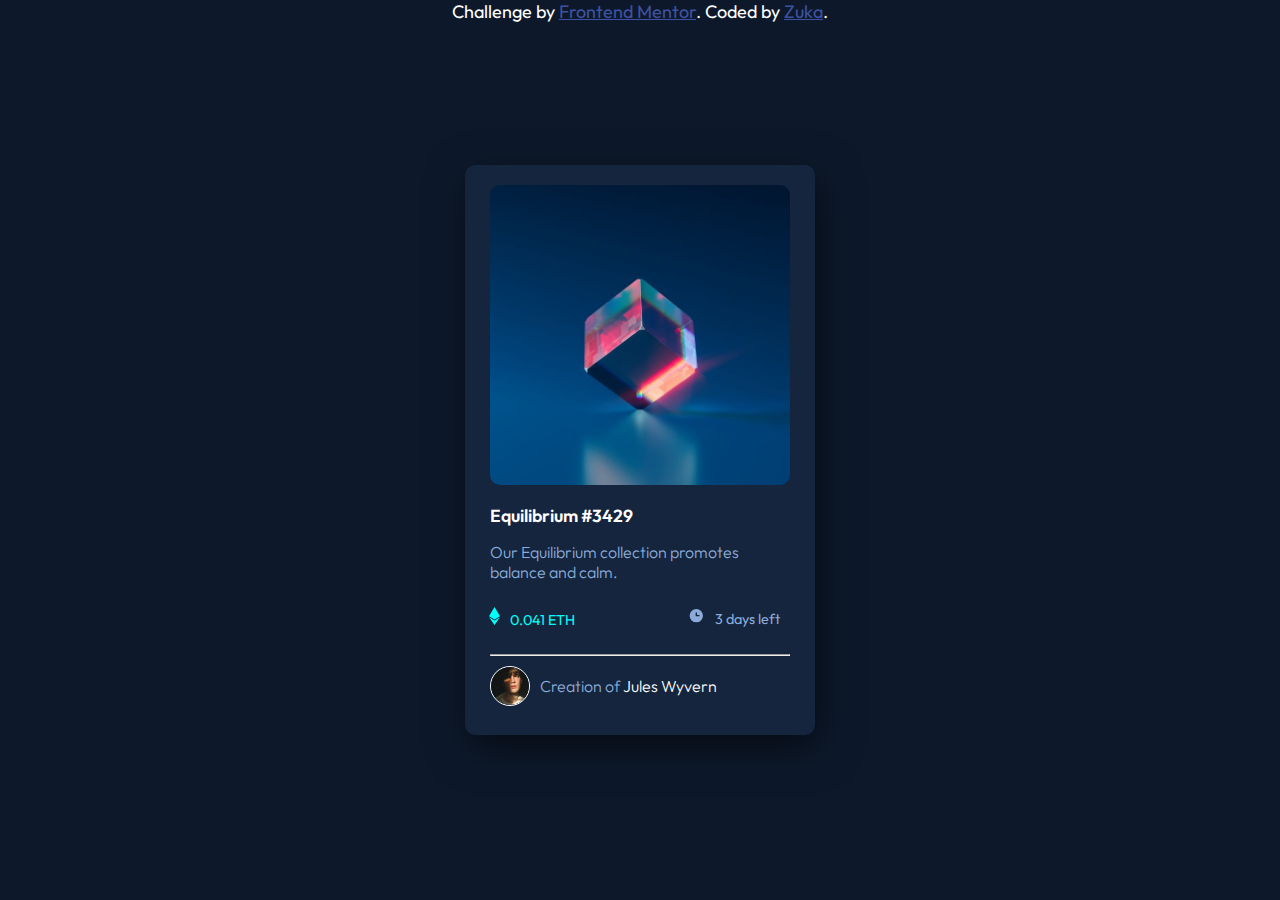
<file: nft-preview-card-component-main/index.html>
<!DOCTYPE html>
<html lang="en">
<head>
  <meta charset="UTF-8">
  <meta name="viewport" content="width=device-width, initial-scale=1.0"> <!-- displays site properly based on user's device -->

  <link rel="icon" type="image/png" sizes="32x32" href="./images/favicon-32x32.png">
  <link rel="stylesheet" href="style.css">
  
  <title>Frontend Mentor | NFT preview card component</title>
  
</head>
<body>

  <!-- Equilibrium #3429

  Our Equilibrium collection promotes balance and calm.

  0.041 ETH
  3 days left
  
  Creation of Jules Wyvern -->

  <div class="container">
    <div class="card">
      <div class="card-image">
        <img class="card-image-equilibrium" src="images/image-equilibrium.jpg" alt="image-equilibrium">
        <div class="card-image-overlay">
          <img class="card-icon" src="images/icon-view.svg" alt="icon-view">
        </div>
      </div>

      <div class="card-content">
      
        <p class="primary-heading">Equilibrium #3429</p>
        <p class="sub-heading">Our Equilibrium collection promotes balance and calm.</p>
        
  
        <ul class="price-and-time">
          <li class="etherium">0.041 ETH</li>
          <li class="time">3 days left</li>
        </ul>
  
        <hr>
  
        <div class="creator">
          <img class="creator-icon" src="images/image-avatar.png" alt="creator-icon">
          <p class="creator-description">Creation of <span>Jules Wyvern</span></p>
        </div>
      </div>
    </div>
  </div>

  <div class="attribution">
    Challenge by <a href="https://www.frontendmentor.io?ref=challenge" target="_blank">Frontend Mentor</a>. 
    Coded by <a href="https://github.com/Zukamimotu147" target="_blank">Zuka</a>.
  </div>
</body>
</html>
</file>
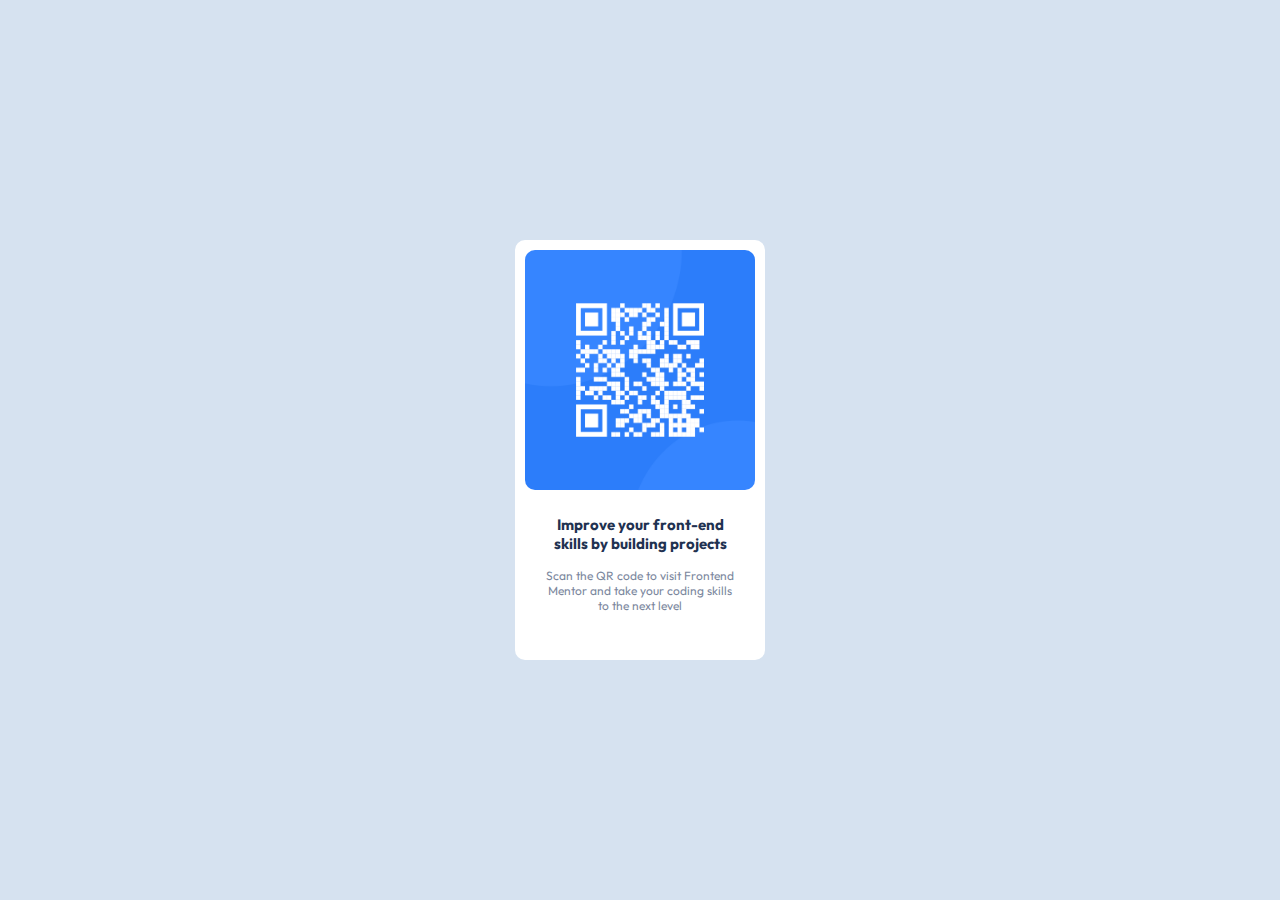
<file: QR code proj/index.html>
<!DOCTYPE html>
<html lang="en">
<head>
  <meta charset="UTF-8">
  <meta name="viewport" content="width=device-width, initial-scale=1.0"> <!-- displays site properly based on user's device -->

  <link rel="preconnect" href="https://fonts.googleapis.com">
  <link rel="preconnect" href="https://fonts.gstatic.com" crossorigin>
  <link href="https://fonts.googleapis.com/css2?family=Outfit:wght@400;700&display=swap" rel="stylesheet">
  <link rel="icon" type="image/png" sizes="32x32" href="./images/favicon-32x32.png">
  <link rel="stylesheet" href="style.css">
  
  <title>Frontend Mentor | QR code component</title>
</head>
<body>
  <div class="container">
    <div class="QR-code">
      <img class="picture" src="images/image-qr-code.png">
      <div class="text">
        <p class="heading">Improve your front-end skills by building projects</p>
        <p class="sub-heading">Scan the QR code to visit Frontend Mentor and take your coding skills to the next level</p>
      </div>
    </div>
  </div>
</body>
</html>
</file>
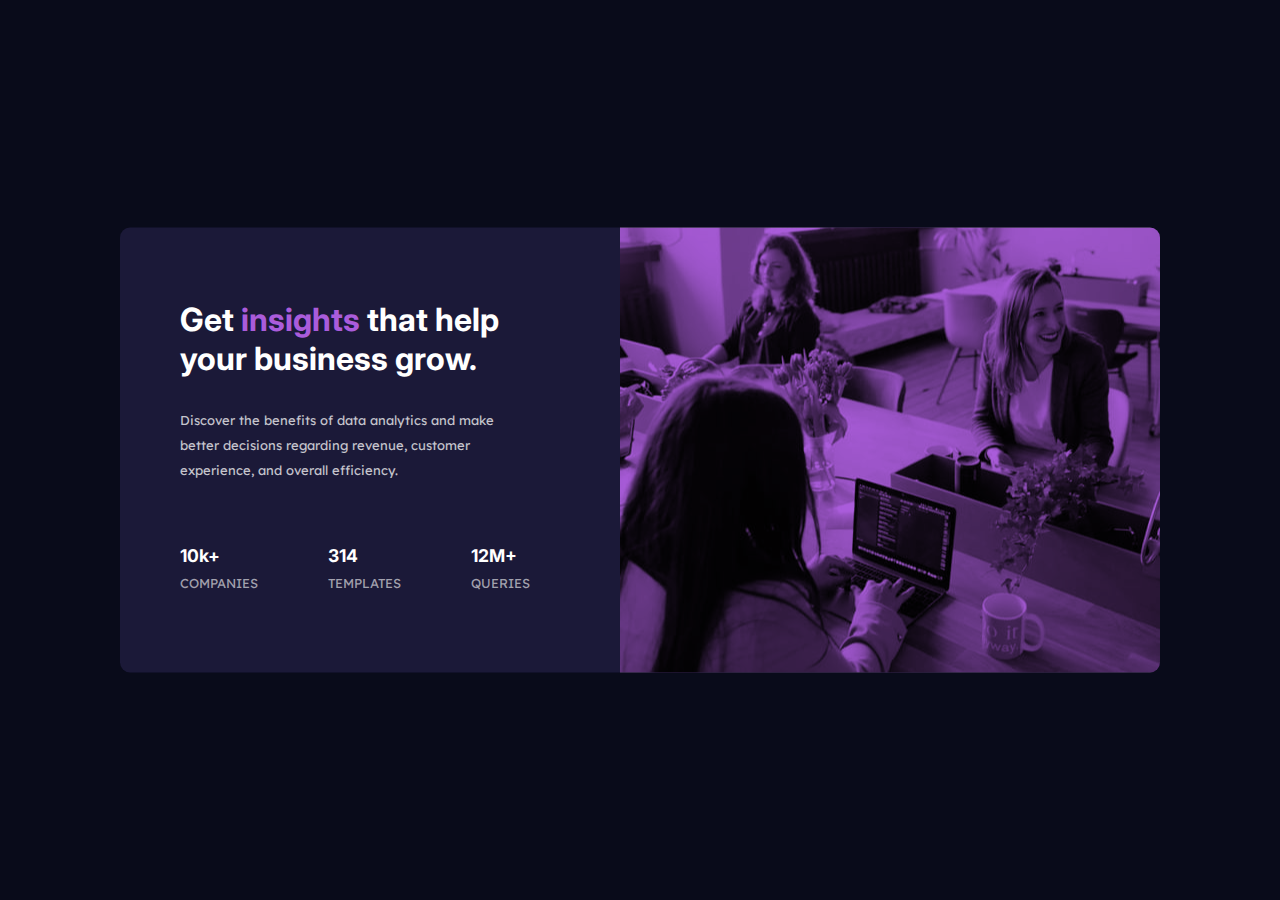
<file: Stats preview card proj/index.html>
<!DOCTYPE html>
<html lang="en">
<head>
  <meta charset="UTF-8">
  <meta name="viewport" content="width=device-width, initial-scale=1.0">

  
  <link rel="preconnect" href="https://fonts.googleapis.com">
  <link rel="preconnect" href="https://fonts.gstatic.com" crossorigin>
  <link href="https://fonts.googleapis.com/css2?family=Inter:wght@400;700&family=Lexend+Deca&display=swap" rel="stylesheet">
  <link rel="icon" type="image/png" sizes="32x32" href="./images/favicon-32x32.png">
  <link rel="stylesheet" href="style.css">
  
  <title>Frontend Mentor | Stats preview card component</title>

</head>
<body>
  <!-- Get insights that help your business grow.

  Discover the benefits of data analytics and make better decisions regarding revenue, customer 
  experience, and overall efficiency.

  10k+ companies
  314 templates
  12m+ queries -->

  <div class="container">
    <div class="left-side">
        <div class="main-heading">
          Get <span>insights</span> that help your business grow.
        </div>
        <div class="paragraph">
          Discover the benefits of data analytics and make better decisions regarding
          revenue, customer experience, and overall efficiency.
        </div>
        <div class="stats">
          <div>
            <p class="number">10k+</p>
            <p class="description">COMPANIES</p>
          </div>

          <div>
            <p class="number">314</p>
            <p class="description">TEMPLATES</p>
          </div>

          <div>
            <p class="number">12M+</p>
            <p class="description">QUERIES</p>
          </div>
        </div>
    </div>
    <div class="right-side"></div>
  </div>
</body>
</html>
</file>
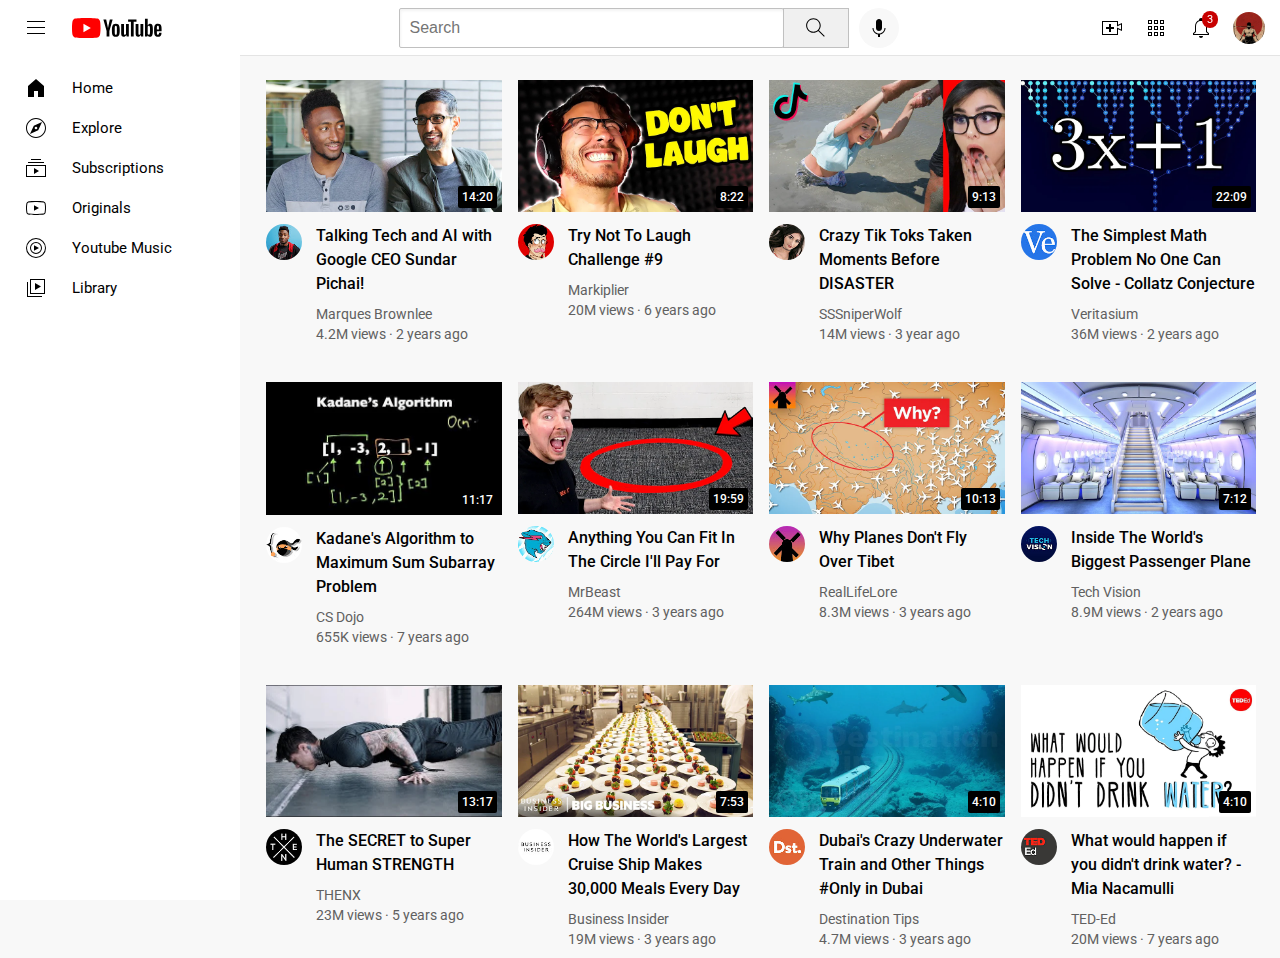
<file: Youtube-clone-project/youtube.html>
<!DOCTYPE html>
<html lang = "en">
	<title>Youtube.com Clone</title>
	<head>
		<meta charset="UTF-8">
  		<meta name="viewport" content="width=device-width, initial-scale=1.0">

		<link rel="preconnect" href="https://fonts.googleapis.com">
		<link rel="preconnect" href="https://fonts.gstatic.com" crossorigin>
		<link href="https://fonts.googleapis.com/css2?family=Roboto:wght@400;500;700&display=swap" rel="stylesheet">

		<link rel="stylesheet" href="styles/video.css">
		<link rel="stylesheet" href="styles/header.css">
		<link rel="stylesheet" href="styles/general.css">
		<link rel="stylesheet" href="styles/sidebar.css">
	</head>
	<body>
		<header class="header">
			<div class="left-section">
				<img class="hamburger-menu" src="icons/hamburger-menu.svg">
				<img class="youtube-logo" src="icons/youtube-logo.svg">
			</div>
			<div class="middle-section">
				<input class="search-bar" type="text" placeholder="Search">
				<button class="search-button">
					<img class="search-icon" src="icons/search.svg">
					<div class="tooltip">Search</div>
				</button>
				<button class="voice-search-button">
					<img class="voice-search-icon" src="icons/voice-search-icon.svg">
					<div class="tooltip">Search with your voice</div>
				</button>
			</div>
			<div class="right-section">
				<div class="upload-icon-container">
					<img class="upload-icon" src="icons/upload.svg">
					<div class="tooltip">Create</div>
				</div>
				<div class="youtube-apps-icon-container">
					<img class="youtube-apps-icon" src="icons/youtube-apps.svg">
					<div class="tooltip">YouTube apps</div>
				</div>
				<div class="notifications-icon-container">
					<img class="notifications-icon" src="icons/notifications.svg">
					<div class="tooltip">Notifications</div>
					<div class="notifications-count">3</div>
				</div>
				<img class="myprofile-current" src="ytprofile/myprofile.jpg">
			</div>
		</header>

		<nav class="sidebar">
			<div class="sidebar-link">
				<img src="icons/home.svg">
				<div>Home</div>
			</div>
			<div class="sidebar-link">
				<img src="icons/explore.svg">
				<div>Explore</div>
			</div>
			<div class="sidebar-link">
				<img src="icons/subscriptions.svg">
				<div>Subscriptions</div>
			</div>
			<div class="sidebar-link">
				<img src="icons/originals.svg">
				<div>Originals</div>
			</div>
			<div class="sidebar-link">
				<img src="icons/youtube-music.svg">
				<div>Youtube Music</div>
			</div>
			<div class="sidebar-link">
				<img src="icons/library.svg">
				<div>Library</div>
			</div>
		</nav>
		
		<main>
			<section class="video-grid">
				<div class="video-preview">
	
					<div class="thumbnail-row">
						<a href="https://www.youtube.com/watch?v=n2RNcPRtAiY" target="_blank">
							<img class="thumbnail" src="thumbnails/thumbnail-1.webp">
						</a>
						<div class="video-time">14:20</div>
					</div>
					<div class="video-info-grid">
						<div class="channel-picture">
							<div class="profile-picture-container">
								<a href="https://www.youtube.com/c/mkbhd" target="_blank">
									<img class="profile-picture" src="ytprofile/channel-1.jpeg">
								</a>
								<div class="channel-tooltip">
									<img class="channel-tooltip-picture" src="ytprofile/channel-1.jpeg">
									<div>
										<div class="channel-tooltip-name">
											Marques Brownlee
										</div>
										<div class="channel-tooltip-stats">
											17.8M Subscribers
										</div>
									</div>
								</div>
							</div>
						</div>
	
						<div class="video-info">
							<a href="https://www.youtube.com/watch?v=n2RNcPRtAiY" target="_blank" class="video-title-link">
								<p class="video-title">
									Talking Tech and AI with Google CEO Sundar Pichai!
								</p>
							</a>
		
							<p class="video-author">
								Marques Brownlee
							</p>
						
							<p class="video-stats">
								4.2M views &#183; 2 years ago
							</p>
						</div>
					</div>	
				</div>
		
				<div class="video-preview">
		
					<div class="thumbnail-row">
						<a href="https://www.youtube.com/watch?v=mP0RAo9SKZk" target="_blank">
							<img class="thumbnail" src="thumbnails/thumbnail-2.webp">	
						</a>
						<div class="video-time">8:22</div>
					</div>
					<div class="video-info-grid">
		
						<div class="channel-picture">
							<div class="profile-picture-container">
								<a href="https://www.youtube.com/c/markiplier" target="_blank">
									<img class="profile-picture" src="ytprofile/channel-2.jpeg">
								</a>
								<div class="channel-tooltip">
									<img class="channel-tooltip-picture" src="ytprofile/channel-2.jpeg">
									<div>
										<div class="channel-tooltip-name">
											Markiplier
										</div>
										<div class="channel-tooltip-stats">
											35.8M Subscribers
										</div>
									</div>
								</div>
							</div>
						</div>
	
						<div class="video-info">
							<a href="https://www.youtube.com/watch?v=mP0RAo9SKZk" target="_blank" class="video-title-link">
								<p class="video-title">
									Try Not To Laugh Challenge #9
								</p>
							</a>
							
							<p class="video-author">
								Markiplier
							</p>
						
							<p class="video-stats">
								20M views &#183; 6 years ago
							</p>
						</div>
					</div>	
				</div>
		
				<div class="video-preview">
		
					<div class="thumbnail-row">
						<a href="https://www.youtube.com/watch?v=FgjPQQeTh1w" target="_blank">
							<img class="thumbnail" src="thumbnails/thumbnail-3.webp">
						</a>
						<div class="video-time">9:13</div>
					</div>
					<div class="video-info-grid">
		
						<div class="channel-picture">
							<div class="profile-picture-container">
								<a href="https://www.youtube.com/user/SSSniperWolf" target="_blank">
									<img class="profile-picture" src="ytprofile/channel-3.jpeg">
								</a>
								<div class="channel-tooltip">
									<img class="channel-tooltip-picture" src="ytprofile/channel-3.jpeg">
									<div>
										<div class="channel-tooltip-name">
											SSSniperWolf
										</div>
										<div class="channel-tooltip-stats">
											34.1M Subscribers
										</div>
									</div>
								</div>
							</div>
						</div>
						<div class="video-info">
							<a href="https://www.youtube.com/watch?v=FgjPQQeTh1w" target="_blank" class="video-title-link">
								<p class="video-title">
									Crazy Tik Toks Taken Moments Before DISASTER
								</p>
							</a>
							
							<p class="video-author">
								SSSniperWolf
							</p>
						
							<p class="video-stats">
								14M views &#183; 3 year ago
							</p>
						</div>
					</div>	
				</div>
		
				<div class="video-preview">
		
					<div class="thumbnail-row">
						<a href="https://www.youtube.com/watch?v=094y1Z2wpJg" target="_blank">
							<img class="thumbnail" src="thumbnails/thumbnail-4.webp">	
						</a>
						
						<div class="video-time">22:09</div>
					</div>
					<div class="video-info-grid">
		
						<div class="channel-picture">
							<div class="profile-picture-container">
								<a href="https://www.youtube.com/c/veritasium" target="_blank">
									<img class="profile-picture" src="ytprofile/channel-4.jpeg">
								</a>
								<div class="channel-tooltip">
									<img class="channel-tooltip-picture" src="ytprofile/channel-4.jpeg">
									<div>
										<div class="channel-tooltip-name">
											Veritasium
										</div>
										<div class="channel-tooltip-stats">
											14.4M Subscribers
										</div>
									</div>
								</div>
							</div>
						</div>
	
						<div class="video-info">
							<a href="https://www.youtube.com/watch?v=094y1Z2wpJg" target="_blank" class="video-title-link">
								<p class="video-title">
									The Simplest Math Problem No One Can Solve - Collatz Conjecture
								</p>
							</a>
							
							<p class="video-author">
								Veritasium
							</p>
						
							<p class="video-stats">
								36M views &#183; 2 years ago
							</p>
						</div>
					</div>	
				</div>
		
				<div class="video-preview">
					<div class="thumbnail-row">
						<a href="https://www.youtube.com/watch?v=86CQq3pKSUw" target="_blank">
							<img class="thumbnail" src="thumbnails/thumbnail-5.webp">		
						</a>
						
						<div class="video-time">11:17</div>
					</div>
					<div class="video-info-grid">
		
						<div class="channel-picture">
							<div class="profile-picture-container">
								<a href="https://www.youtube.com/c/CSDojo" target="_blank">
									<img class="profile-picture" src="ytprofile/channel-5.jpeg">
								</a>
								<div class="channel-tooltip">
									<img class="channel-tooltip-picture" src="ytprofile/channel-5.jpeg">
									<div>
										<div class="channel-tooltip-name">
											CS Dojo
										</div>
										<div class="channel-tooltip-stats">
											1.92M Subscribers
										</div>
									</div>
								</div>
							</div>
						</div>
	
						<div class="video-info">
							<a href="https://www.youtube.com/watch?v=86CQq3pKSUw" target="_blank" class="video-title-link">
								<p class="video-title">
									Kadane's Algorithm to Maximum Sum Subarray Problem
								</p>
							</a>
							
							<p class="video-author">
								CS Dojo
							</p>
						
							<p class="video-stats">
								655K views &#183; 7 years ago
							</p>
						</div>
					</div>
				</div>
		
				<div class="video-preview">
		
					<div class="thumbnail-row">
						<a href="https://www.youtube.com/watch?v=yXWw0_UfSFg" target="_blank">
							<img class="thumbnail" src="thumbnails/thumbnail-6.webp">	
						</a>
	
						<div class="video-time">19:59</div>
					</div>
					<div class="video-info-grid">
		
						<div class="channel-picture">
							<div class="profile-picture-container">
								<a href="https://www.youtube.com/channel/UCX6OQ3DkcsbYNE6H8uQQuVA" target="_blank">
									<img class="profile-picture" src="ytprofile/channel-6.jpeg">
								</a>
								<div class="channel-tooltip">
									<img class="channel-tooltip-picture" src="ytprofile/channel-6.jpeg">
									<div>
										<div class="channel-tooltip-name">
											MrBeast
										</div>
										<div class="channel-tooltip-stats">
											211M Subscribers
										</div>
									</div>
								</div>
							</div>
						</div>
	
						<div class="video-info">
							<a href="https://www.youtube.com/watch?v=yXWw0_UfSFg" target="_blank" class="video-title-link">
								<p class="video-title">
									Anything You Can Fit In The Circle I&apos;ll Pay For
								</p>
							</a>
							
							<p class="video-author">
								MrBeast
							</p>
						
							<p class="video-stats">
								264M views &#183; 3 years ago
							</p>
						</div>
					</div>	
				</div>

				<div class="video-preview">
		
					<div class="thumbnail-row">
						<a href="https://www.youtube.com/watch?v=fNVa1qMbF9Y" target="_blank">
							<img class="thumbnail" src="thumbnails/thumbnail-7.webp">	
						</a>
	
						<div class="video-time">10:13</div>
					</div>
					<div class="video-info-grid">
		
						<div class="channel-picture">
							<div class="profile-picture-container">
								<a href="https://www.youtube.com/channel/UCP5tjEmvPItGyLhmjdwP7Ww" target="_blank">
									<img class="profile-picture" src="ytprofile/channel-7.jpeg">
								</a>
								<div class="channel-tooltip">
									<img class="channel-tooltip-picture" src="ytprofile/channel-7.jpeg">
									<div>
										<div class="channel-tooltip-name">
											RealLifeLore
										</div>
										<div class="channel-tooltip-stats">
											7.2M Subscribers
										</div>
									</div>
								</div>
							</div>
						</div>
	
						<div class="video-info">
							<a href="https://www.youtube.com/watch?v=fNVa1qMbF9Y" target="_blank" class="video-title-link">
								<p class="video-title">
									Why Planes Don't Fly Over Tibet
								</p>
							</a>
							
							<p class="video-author">
								RealLifeLore
							</p>
						
							<p class="video-stats">
								8.3M views &#183; 3 years ago
							</p>
						</div>
					</div>	
				</div>

				<div class="video-preview">
		
					<div class="thumbnail-row">
						<a href="https://www.youtube.com/watch?v=lFm4EM1juls" target="_blank">
							<img class="thumbnail" src="thumbnails/thumbnail-8.webp">	
						</a>
	
						<div class="video-time">7:12</div>
					</div>
					<div class="video-info-grid">
		
						<div class="channel-picture">
							<div class="profile-picture-container">
								<a href="https://www.youtube.com/channel/UCHAK6CyegY22Zj2GWrcaIxg" target="_blank">
									<img class="profile-picture" src="ytprofile/channel-8.jpeg">
								</a>
								<div class="channel-tooltip">
									<img class="channel-tooltip-picture" src="ytprofile/channel-8.jpeg">
									<div>
										<div class="channel-tooltip-name">
											Tech Vision
										</div>
										<div class="channel-tooltip-stats">
											821K Subscribers
										</div>
									</div>
								</div>
							</div>
						</div>
	
						<div class="video-info">
							<a href="https://www.youtube.com/watch?v=lFm4EM1juls" target="_blank" class="video-title-link">
								<p class="video-title">
									Inside The World's Biggest Passenger Plane
								</p>
							</a>
							
							<p class="video-author">
								Tech Vision
							</p>
						
							<p class="video-stats">
								8.9M views &#183; 2 years ago
							</p>
						</div>
					</div>	
				</div>

				<div class="video-preview">
		
					<div class="thumbnail-row">
						<a href="https://www.youtube.com/watch?v=ixmxOlcrlUc" target="_blank">
							<img class="thumbnail" src="thumbnails/thumbnail-9.webp">	
						</a>
	
						<div class="video-time">13:17</div>
					</div>
					<div class="video-info-grid">
		
						<div class="channel-picture">
							<div class="profile-picture-container">
								<a href="https://www.youtube.com/c/OFFICIALTHENXSTUDIOS" target="_blank">
									<img class="profile-picture" src="ytprofile/channel-9.jpeg">
								</a>
								<div class="channel-tooltip">
									<img class="channel-tooltip-picture" src="ytprofile/channel-9.jpeg">
									<div>
										<div class="channel-tooltip-name">
											THENX
										</div>
										<div class="channel-tooltip-stats">
											7.71M Subscribers
										</div>
									</div>
								</div>
							</div>
						</div>
	
						<div class="video-info">
							<a href="https://www.youtube.com/watch?v=ixmxOlcrlUc" target="_blank" class="video-title-link">
								<p class="video-title">
									The SECRET to Super Human STRENGTH
								</p>
							</a>
							
							<p class="video-author">
								THENX
							</p>
						
							<p class="video-stats">
								23M views &#183; 5 years ago
							</p>
						</div>
					</div>	
				</div>

				<div class="video-preview">
		
					<div class="thumbnail-row">
						<a href="https://www.youtube.com/watch?v=R2vXbFp5C9o" target="_blank">
							<img class="thumbnail" src="thumbnails/thumbnail-10.webp">	
						</a>
	
						<div class="video-time">7:53</div>
					</div>
					<div class="video-info-grid">
		
						<div class="channel-picture">
							<div class="profile-picture-container">
								<a href="https://www.youtube.com/user/businessinsider" target="_blank">
									<img class="profile-picture" src="ytprofile/channel-10.jpeg">
								</a>
								<div class="channel-tooltip">
									<img class="channel-tooltip-picture" src="ytprofile/channel-10.jpeg">
									<div>
										<div class="channel-tooltip-name">
											Business Insider
										</div>
										<div class="channel-tooltip-stats">
											8.53M Subscribers
										</div>
									</div>
								</div>
							</div>
						</div>
	
						<div class="video-info">
							<a href="https://www.youtube.com/watch?v=R2vXbFp5C9o" target="_blank" class="video-title-link">
								<p class="video-title">
									How The World's Largest Cruise Ship Makes 30,000 Meals Every Day
								</p>
							</a>
							
							<p class="video-author">
								Business Insider
							</p>
						
							<p class="video-stats">
								19M views &#183; 3 years ago
							</p>
						</div>
					</div>	
				</div>

				<div class="video-preview">
		
					<div class="thumbnail-row">
						<a href="https://www.youtube.com/watch?v=0nZuYyXET3s" target="_blank">
							<img class="thumbnail" src="thumbnails/thumbnail-11.webp">	
						</a>
	
						<div class="video-time">4:10</div>
					</div>
					<div class="video-info-grid">
		
						<div class="channel-picture">
							<div class="profile-picture-container">
								<a href="https://www.youtube.com/@Destinationtips" target="_blank">
									<img class="profile-picture" src="ytprofile/channel-11.jpeg">
								</a>
								<div class="channel-tooltip">
									<img class="channel-tooltip-picture" src="ytprofile/channel-11.jpeg">
									<div>
										<div class="channel-tooltip-name">
											Destination Tips
										</div>
										<div class="channel-tooltip-stats">
											282K Subscribers
										</div>
									</div>
								</div>
							</div>
						</div>
	
						<div class="video-info">
							<a href="https://www.youtube.com/watch?v=0nZuYyXET3s" target="_blank" class="video-title-link">
								<p class="video-title">
									Dubai's Crazy Underwater Train and Other Things #Only in Dubai
								</p>
							</a>
							
							<p class="video-author">
								Destination Tips
							</p>
						
							<p class="video-stats">
								4.7M views &#183; 3 years ago
							</p>
						</div>
					</div>	
				</div>

				<div class="video-preview">
		
					<div class="thumbnail-row">
						<a href="https://www.youtube.com/watch?v=9iMGFqMmUFs" target="_blank">
							<img class="thumbnail" src="thumbnails/thumbnail-12.webp">	
						</a>
	
						<div class="video-time">4:10</div>
					</div>
					<div class="video-info-grid">
		
						<div class="channel-picture">
							<div class="profile-picture-container">
								<a href="https://www.youtube.com/teded" target="_blank">
									<img class="profile-picture" src="ytprofile/channel-12.jpeg">
								</a>
								<div class="channel-tooltip">
									<img class="channel-tooltip-picture" src="ytprofile/channel-12.jpeg">
									<div>
										<div class="channel-tooltip-name">
											TED-Ed
										</div>
										<div class="channel-tooltip-stats">
											19.2M Subscribers
										</div>
									</div>
								</div>
							</div>
						</div>
	
						<div class="video-info">
							<a href="https://www.youtube.com/watch?v=9iMGFqMmUFs" target="_blank" class="video-title-link">
								<p class="video-title">
									What would happen if you didn&apos;t drink water? - Mia Nacamulli
								</p>
							</a>
							
							<p class="video-author">
								TED-Ed
							</p>
						
							<p class="video-stats">
								20M views &#183; 7 years ago
							</p>
						</div>
					</div>	
				</div>
			</section>
		</main>	
	</body>
</html>
</file>
<file: nft-preview-card-component-main/style.css>
@import url('https://fonts.googleapis.com/css2?family=Outfit:wght@300;400;600&display=swap');

* {
    margin: 0;
    padding: 0;
    box-sizing: border-box;
}

:root {
    --clr-white: hsl(0, 0%, 100%);
    --clr-softblue: hsl(215, 51%, 70%);
    --clr-cyan: hsl(178, 100%, 50%);
}

body{
    background-color: hsl(217, 54%, 11%);
    font-family: 'Outfit', sans-serif;
    height: 100vh;
}

.container {
    position: absolute;
    top: 50%;
    left: 50%;
    transform: translate(-50%, -50%);
}

.card {
    display: flex;
    flex-direction: column;
    align-items: center;
    height: 570px;
    width: 350px;
    background-color: hsl(216, 50%, 16%);
    border-radius: 10px;
    box-shadow: 4px 12px 41px 0px rgba(0,0,0,0.57);
}


.card-image-equilibrium {
    height: 300px;
    width: 300px;
    border-radius: 10px;
    margin-top: 20px;
    cursor: pointer;
}

.card-icon {
    position: relative;
    top: 50%;
    left: 50%;
    transform: translate(-50%, -50%);
}

.card-image-overlay {
    position: absolute;
    top: 30%;
    left: 50%;
    transform: translate(-50%, -50%); 
    visibility: hidden;
    border-radius: 10px;
    background-color: hsla(178, 100%, 50%, 0.5);
    height: 300px;
    width: 300px;
}

.card-image:hover .card-image-overlay {
    visibility: visible;
}

.card-content {
    width: 300px;
}

.primary-heading {
    margin-top: 15px;
    font-weight: 600;
    font-size: 1.10rem;
    color: var(--clr-white);
    cursor: pointer;
}

.primary-heading:hover {
    color: var(--clr-cyan);
}

.sub-heading {
    margin-top: 15px;
    font-weight: 300;
    color: var(--clr-softblue);
}

.price-and-time {
    display: flex;
    justify-content: space-between;
    margin: 25px 10px;
}

.etherium,
.time {
    padding-left: 10px;
    font-size: 0.9rem;
    font-weight: 400;
    
}

.etherium {
    color: var(--clr-cyan);
}

.etherium::marker {
    content: url(images/icon-ethereum.svg);
}

.time {
    color: var(--clr-softblue);
}

.time::marker {
    content: url(images/icon-clock.svg);
}

hr {
    color: hsl(215, 32%, 27%);
    width: 300px;
}

.creator {
    display: flex;
    margin-top: 10px;
}

.creator-icon {
    height: 40px;
    object-fit: cover;
    border-color: var(--clr-white);
    border-style: solid;
    border-radius: 20px;
    border-width: 1px;
    vertical-align: middle;
}

.creator-description {
    padding-top: 10px;
    padding-left: 10px;
    font-weight: 300;
    color: var(--clr-softblue);
}

span {
    color: var(--clr-white);
    cursor: pointer;
}

span:hover {
    color: var(--clr-cyan);
}

.attribution { font-size: 18px; text-align: center; color: white;}
.attribution a { color: hsl(228, 45%, 44%); }
</file>
<file: QR code proj/style.css>
body {
    background-color: hsl(212, 45%, 89%);
}

.container {
    background-color: hsl(212, 45%, 89%);
    position: absolute;
    top: 50%;
    left: 50%;
    transform: translate(-50%, -50%);
}

.QR-code {
    background-color: hsl(0, 0%, 100%);
    height: 420px;
    width: 250px;
    display: flex;
    align-items: center;
    flex-direction: column;
    border-radius: 10px;
}

.picture {
    width: 230px;
    height: 240px;
    border-radius: 10px;
    margin-top: 10px;
    margin-bottom: 10px;
}

.text {
    font-family: 'Outfit', sans-serif;
    text-align: center;
    width: 190px;
}

.heading {
    font-size: 15px;
    font-weight: 700;
    color: hsl(218, 44%, 22%);
}

.sub-heading {
    font-size: 12px;
    font-weight: 400;
    color: hsl(220, 15%, 55%);
}
</file>
<file: Stats preview card proj/style.css>
:root {
    --clr-white: hsl(0, 0%, 100%);
    --clr-mainpara: hsla(0, 0%, 100%, 0.75);
    --clr-statsheading: hsla(0, 0%, 100%, 0.6);
}

body {
    background-color: hsl(233, 47%, 7%);
}

.container {
    display: flex;
    flex-direction: row;
    position: absolute;
    top: 50%;
    left: 50%;
    transform: translate(-50%, -50%);
}

.left-side {
    height: 445px;
    width: 500px;
    background-color: hsl(244, 38%, 16%);
    display: flex;
    flex-direction: column;
    justify-content: center;
    border-top-left-radius: 10px;
    border-bottom-left-radius: 10px;
}

span {
    color: hsl(277, 64%, 61%);
}

.main-heading {
    width: 350px;
    margin-left: 60px;
    
    margin-bottom: 30px;
    color: var(--clr-white);
    font-family: 'Inter', sans-serif;
    font-weight: 700;
    font-size: 2rem;
}

.paragraph {
    width: 350px;
    color: var(--clr-mainpara);
    margin-left: 60px;
    margin-bottom: 50px;
    line-height: 25px;
    font-size: 13px;
    font-family: 'Lexend Deca', sans-serif;
}

.stats {
    display: flex;
    width: 350px;
    margin-left: 60px;
    justify-content: space-between;
    line-height: 10px;
}

.number {
    color: var(--clr-white);
    font-family: 'Inter', sans-serif;
    font-weight: 700;
    font-size: 1.10rem;
}

.description {
    color: var(--clr-statsheading);
    font-family: 'Lexend Deca', sans-serif;
    font-size: 13px;
}

.right-side {
    width: 540px;
    background-blend-mode: multiply;
    background-color: hsl(277, 64%, 61%);
    background-image: url(images/image-header-desktop.jpg);
    border-top-right-radius: 10px;
    border-bottom-right-radius: 10px;
}
</file>
<file: Youtube-clone-project/styles/video.css>
.thumbnail {
    width: 100%;
}

.video-title {
    margin-top: 0;
    font-size: 14px;
    font-weight: 500;
    line-height: 20px;
    margin-bottom: 10px;
}

@media (min-width: 1000px) {
    .video-title {
        font-size: 16px;
        line-height: 24px;
    }
}

.video-info-grid {
    display: grid;
    grid-template-columns: 50px 1fr;
}

.profile-picture {
    width: 36px;
    border-radius: 50px;
}

.thumbnail-row {
    margin-bottom: 8px;
    position: relative;
}

.video-stats,
.video-author {
    font-size: 12px;
    color: rgb(96, 96, 96);
}

@media (min-width: 1000px) {
    .video-stats,
    .video-author {
        font-size: 14px;
    }
}

.video-author {
    margin-bottom: 4px;
}

.video-grid {
    display: grid;
    grid-template-columns: 1fr 1fr 1fr;
    column-gap: 16px;
    row-gap: 40px;
}

@media (max-width: 750px) {
    .video-grid {
        grid-template-columns: 1fr 1fr;
    }
}

@media (min-width: 1000px) {
    .video-grid {
        grid-template-columns: 1fr 1fr 1fr 1fr;
    }
}

@media (min-width: 751px) and (max-width: 999px) {
    .video-grid {
        grid-template-columns: 1fr 1fr 1fr;
    }
}

.video-time {
    font-size: 12px;
    font-weight: 500;
    padding: 4px;
    border-radius: 2px;
    background-color: black;
    color: white;
    position: absolute;
    bottom: 8px;
    right: 5px;
}

.video-info .video-title-link {
    text-decoration: none;
    color: black;
}

.profile-picture-container {
    position: relative;
    display: inline-block;
}

.channel-tooltip {
    background-color: white;
    width: 200px;
    padding: 12px 12px;
    box-shadow: 2px 3px 10px rgba(0, 0, 0, 0.3);
    border-radius: 6px;
    position: absolute;
    top: 55px;
    z-index: 300;

    opacity: 0;
    pointer-events: none;

    display: flex;
    align-items: center;
    transition: opacity 0.15s;
}

.profile-picture-container:hover .channel-tooltip {
    opacity: 1;
}

.channel-tooltip-picture {
    width: 50px;
    height: 50px;
    object-fit: cover;
    border-radius: 50px;
    margin-right: 8px;
}

.channel-tooltip-name {
    font-weight: bold;
    font-size: 16px;
    margin-bottom: 4px;
}

.channel-tooltip-stats {
    color: rgb(96, 96, 96);
    font-size: 14px;
}
</file>
<file: Youtube-clone-project/styles/header.css>
.header {
    height: 55px;
    display: flex;
    flex-direction: row;
    justify-content: space-between;

    position: fixed;
    top: 0px;
    left: 0px;
    right: 0px;

    background-color: white;
    border-bottom-width: 1px;
    border-bottom-style: solid;
    border-bottom-color: rgb(228, 228, 228);
    z-index: 100;
}

.left-section {
    display: flex;
    align-items: center;
}

.hamburger-menu {
    height: 24px;
    margin-left: 24px;
    margin-right: 24px;
    cursor: pointer;
}

.youtube-logo {
    height: 20px;
    cursor: pointer;
}

.middle-section {
    display: flex;
    align-items: center;
    flex: 1;
    margin-left: 70px;
    margin-right: 35px;
    max-width: 500px;
}

.search-bar {
    flex: 1;
    height: 36px;
    padding-left: 10px;
    font-size: 16px;
    border: 1px solid rgb(192, 192, 192);
    border-radius: 2px;
    box-shadow: inset 1px 2px 3px rgba(0, 0, 0, 0.05);
    width: 0;;
}

.search-bar::placeholder {
    font-size: 16px;
    
}

.search-button {
    height: 40px;
    width: 66px;
    background-color: rgb(240, 240, 240);
    border-width: 1px;
    border-style: solid;
    border-color: rgb(192, 192, 192);
    margin-left: -1px;
    margin-right: 10px;   
}

.search-button:hover {
    background-color: rgba(168, 167, 167, 0.5);
}

.search-button,
.voice-search-button,
.upload-icon-container, 
.youtube-apps-icon-container, 
.notifications-icon-container {
    display: flex;
    justify-content: center;
    align-items: center;
    position: relative;
    cursor: pointer;
}

.search-button .tooltip, 
.voice-search-button .tooltip, 
.upload-icon-container .tooltip, 
.youtube-apps-icon-container .tooltip, 
.notifications-icon-container .tooltip {
    position: absolute;
    background-color: gray;
    color: white;
    padding-top: 4px;
    padding-bottom: 4px;
    padding-left: 8px;
    padding-right: 8px;
    border-radius: 2px;
    font-size: 12px;
    bottom: -30px;
    opacity: 0;
    transition: opacity 0.15s;
    pointer-events: none;
    white-space: nowrap;
}

.search-button:hover .tooltip ,
.voice-search-button:hover .tooltip, 
.upload-icon-container:hover .tooltip, 
.youtube-apps-icon-container:hover .tooltip,
.notifications-icon-container:hover .tooltip {
    opacity: 1;
}

.search-icon {
    height: 25px;
}

.voice-search-button {
    height: 40px;
    width: 40px;
    border-radius: 20px;
    border: none;
    background-color: rgb(248, 248, 248);
}

.voice-search-icon {
    height: 24px;
}

.right-section {
    width: 180px;
    display: flex;
    align-items: center;
    justify-content: space-between;
    flex-shrink: 0;
}

.upload-icon {
    height: 24px;
}

.youtube-apps-icon {
    height: 24px;
}

.notifications-icon {
    height: 24px;
}

.notifications-count {
    position: absolute;
    top: -5px;
    right: -5px;
    background-color: rgb(200, 0, 0);
    color: white;
    font-size: 11px;
    padding-left: 5px;
    padding-right: 5px;
    padding-top: 2px;
    padding-bottom: 2px;
    border-radius: 10px;
}

.myprofile-current {
    height: 32px;
    border-radius: 16px;
    cursor: pointer;
    margin-right: 15px;
}
</file>
<file: Youtube-clone-project/styles/general.css>
p {
    margin-top: 0;
    margin-bottom: 0;
}

body {
    font-family: Roboto, Arial;
    margin: 0;
    padding-top: 80px;
    padding-left: 96px;
    padding-right: 24px;
    background-color: rgb(248, 248, 248);
}

@media (min-width: 1200.1px) {
    body {
        margin-left: 170px;
    }
}
</file>
<file: Youtube-clone-project/styles/sidebar.css>
@media (max-width: 1200px) {
    .sidebar {
        position: fixed;
        left: 0px;
        bottom: 0px;
        top: 55px;
        width: 72px;
    
        background-color: white;
        z-index: 200;
        padding-top: 5px;
    }
    
    .sidebar-link {
        height: 74px;
        display: flex;
        justify-content: center;
        align-items: center;
        flex-direction: column;
        cursor: pointer;
    }
    
    .sidebar-link:hover {
        background-color: rgb(235, 235, 235);
    }
    
    .sidebar-link img {
        height: 24px;
        margin-bottom: 4px;
    }
    
    .sidebar-link div {
        font-size: 10px;
    }
}

@media (min-width: 1200.1px) {
    .sidebar {
        position: fixed;
        left: 0px;
        bottom: 0px;
        top: 55px;
        width: 240px;
    
        background-color: white;
        z-index: 200;
        padding-top: 13px;
    }

    .sidebar-link {
        display: flex;
        flex-direction: row;
        align-items: center;
        cursor: pointer;
        padding: 8px 24px;
    }
    
    .sidebar-link:hover {
        background-color: rgb(235, 235, 235);
    }
    
    .sidebar-link img {
        height: 24px;
        margin-right: 24px;
    }
    
    .sidebar-link div {
        font-size: 15px;
    }
}
</file>
